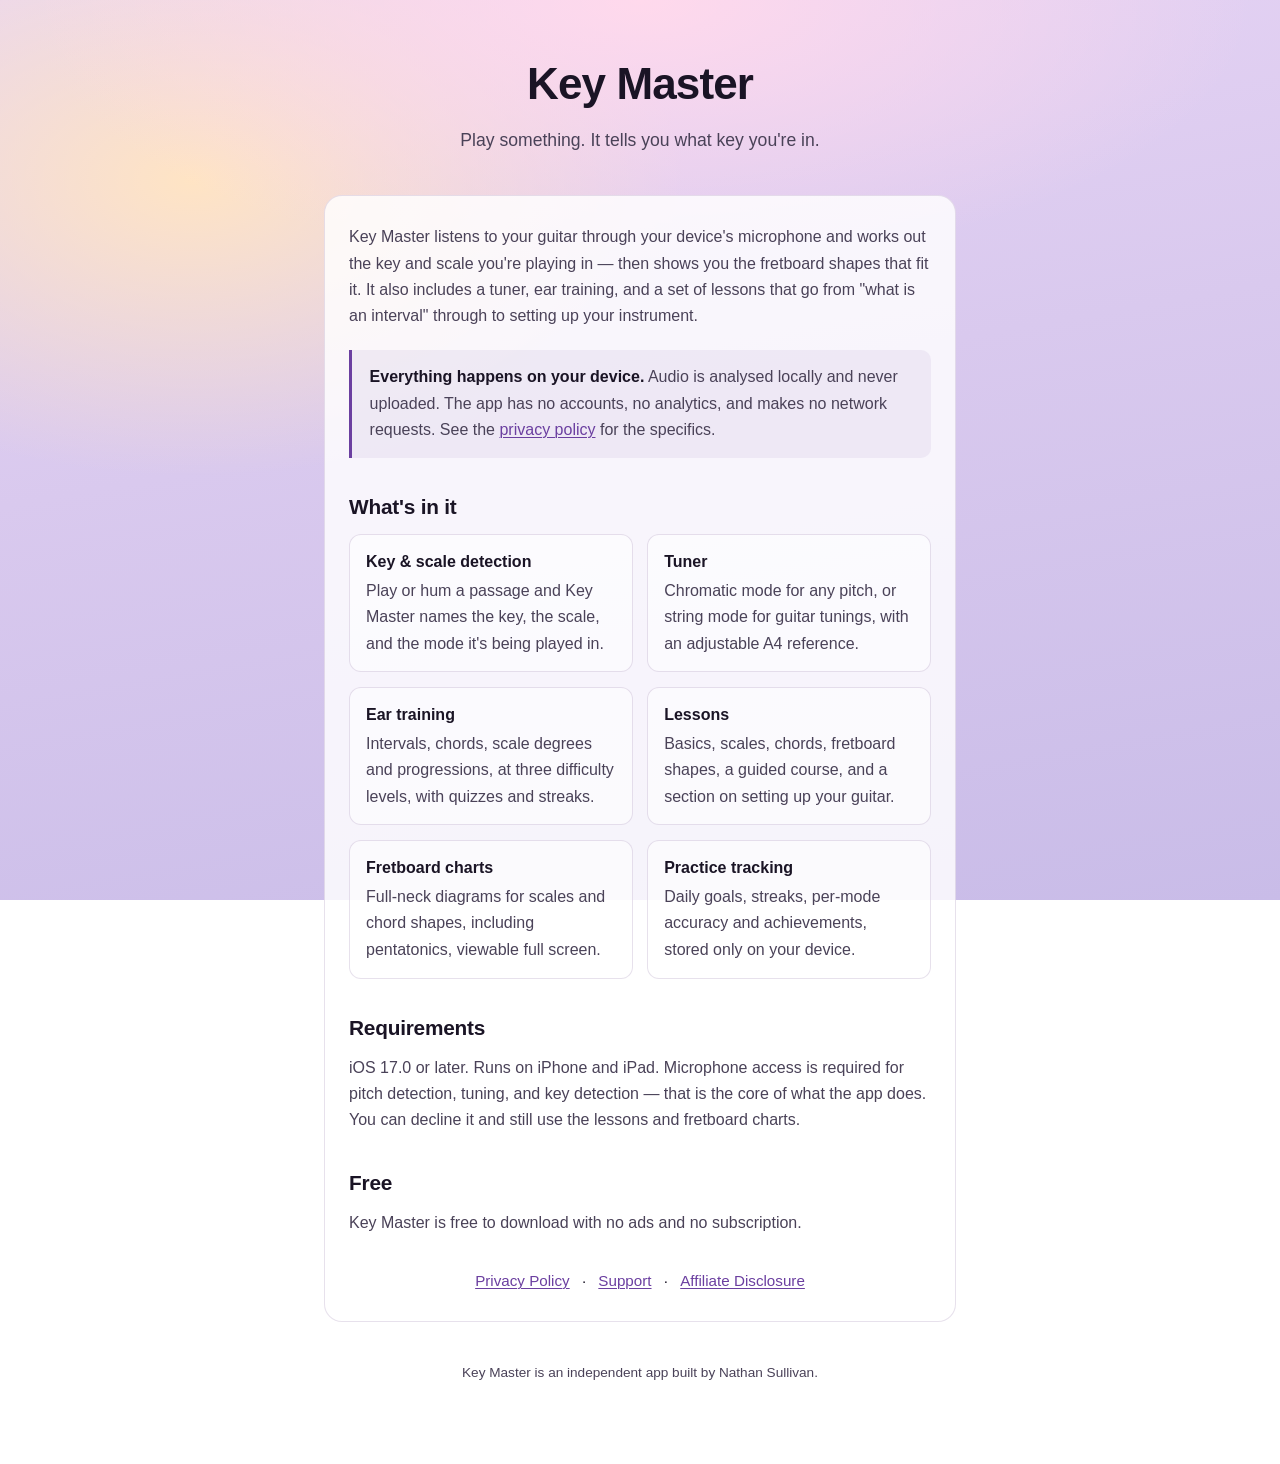
<file: index.html>
<!doctype html>
<html lang="en">
<head>
<meta charset="utf-8">
<meta name="viewport" content="width=device-width, initial-scale=1">
<title>Key Master — hear the key, learn the fretboard</title>
<meta name="description" content="Key Master listens to your guitar and names the key and scale you're playing in. Chromatic and string tuner, ear training, and fretboard lessons. All processing happens on your device.">
<link rel="stylesheet" href="style.css">
</head>
<body>
<div class="wrap">

<header class="hero">
  <h1>Key Master</h1>
  <p class="tagline">Play something. It tells you what key you're in.</p>
</header>

<main>

<p>Key Master listens to your guitar through your device's microphone and works out
the key and scale you're playing in — then shows you the fretboard shapes that fit
it. It also includes a tuner, ear training, and a set of lessons that go from
"what is an interval" through to setting up your instrument.</p>

<div class="callout">
  <p><strong>Everything happens on your device.</strong> Audio is analysed locally
  and never uploaded. The app has no accounts, no analytics, and makes no network
  requests. See the <a href="privacy.html">privacy policy</a> for the specifics.</p>
</div>

<h2>What's in it</h2>

<ul class="features">
  <li><b>Key &amp; scale detection</b>Play or hum a passage and Key Master names the key, the scale, and the mode it's being played in.</li>
  <li><b>Tuner</b>Chromatic mode for any pitch, or string mode for guitar tunings, with an adjustable A4 reference.</li>
  <li><b>Ear training</b>Intervals, chords, scale degrees and progressions, at three difficulty levels, with quizzes and streaks.</li>
  <li><b>Lessons</b>Basics, scales, chords, fretboard shapes, a guided course, and a section on setting up your guitar.</li>
  <li><b>Fretboard charts</b>Full-neck diagrams for scales and chord shapes, including pentatonics, viewable full screen.</li>
  <li><b>Practice tracking</b>Daily goals, streaks, per-mode accuracy and achievements, stored only on your device.</li>
</ul>

<h2>Requirements</h2>

<p>iOS 17.0 or later. Runs on iPhone and iPad. Microphone access is required for
pitch detection, tuning, and key detection — that is the core of what the app
does. You can decline it and still use the lessons and fretboard charts.</p>

<h2>Free</h2>

<p>Key Master is free to download with no ads and no subscription.</p>

<nav class="pagenav">
  <a href="privacy.html">Privacy Policy</a> ·
  <a href="support.html">Support</a> ·
  <a href="affiliate-disclosure.html">Affiliate Disclosure</a>
</nav>

</main>

<footer>
  <p>Key Master is an independent app built by Nathan Sullivan.</p>
</footer>

</div>
</body>
</html>
</file>
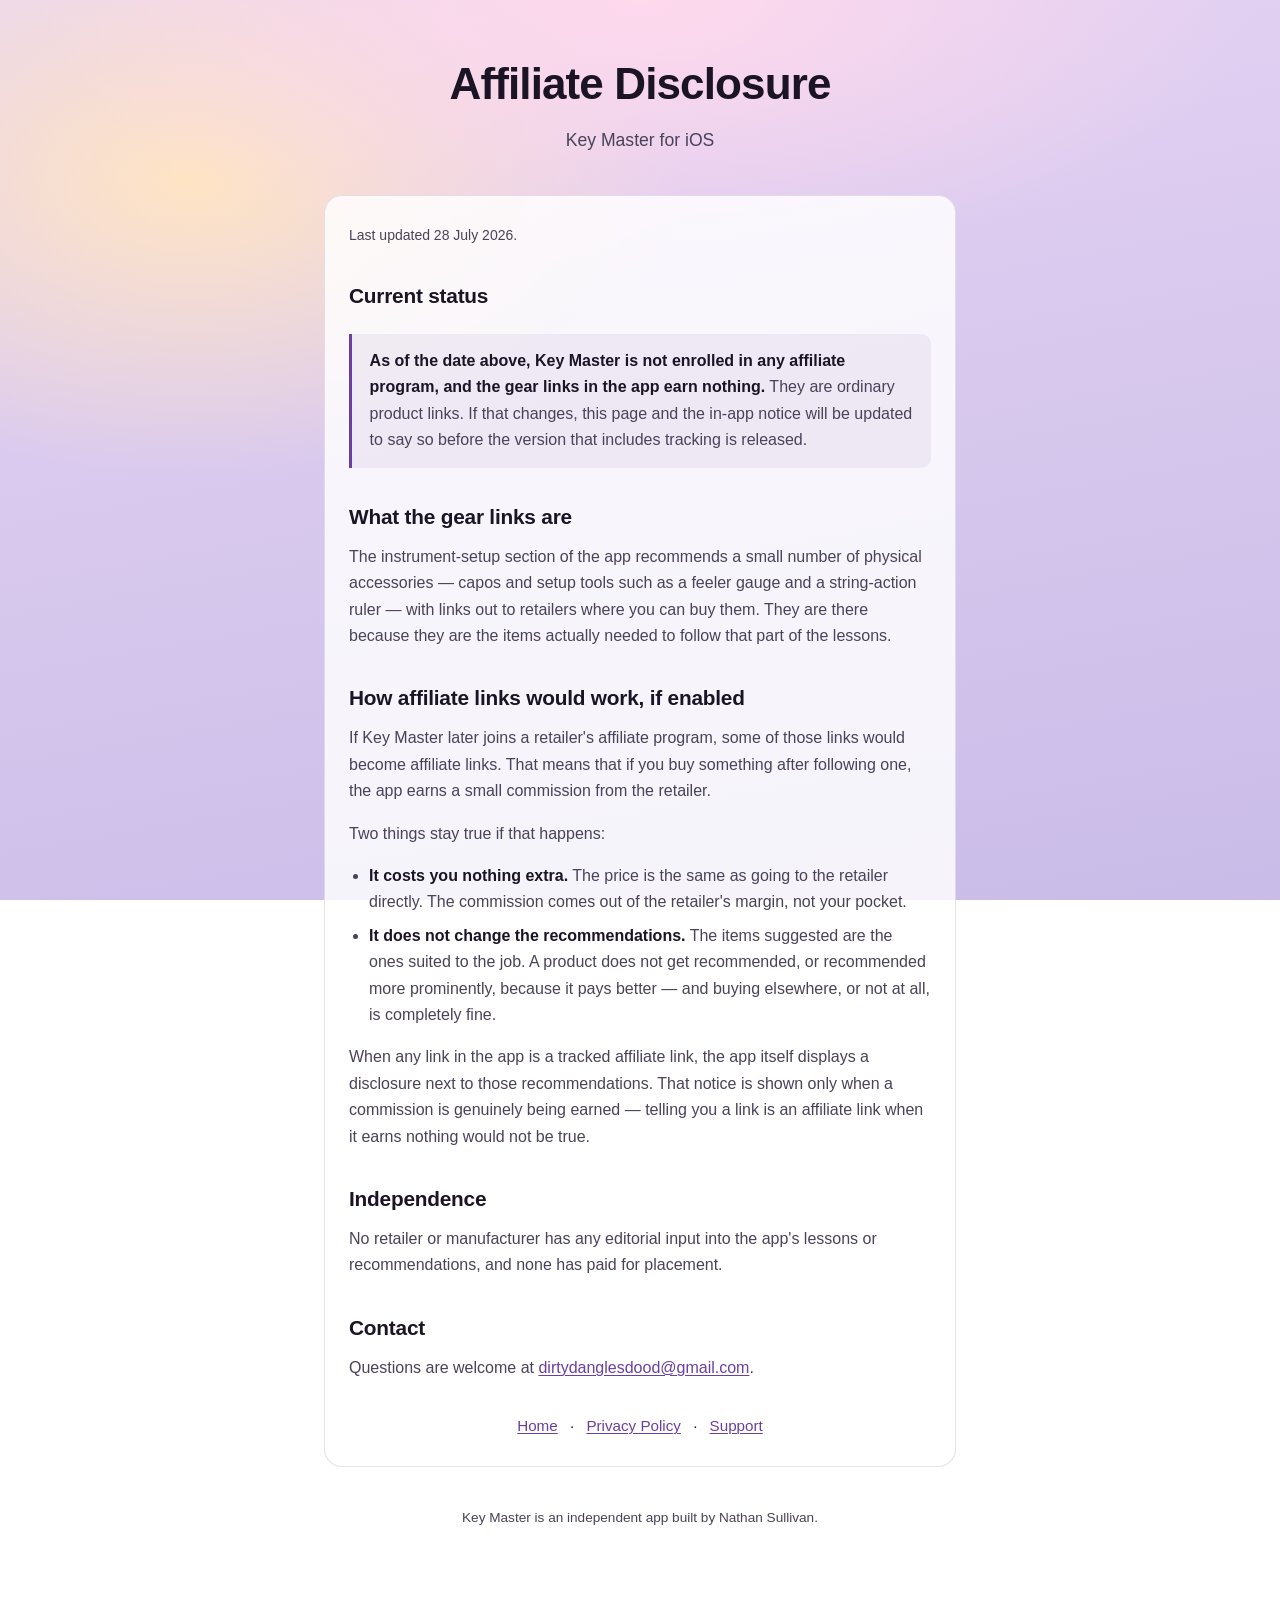
<file: affiliate-disclosure.html>
<!doctype html>
<html lang="en">
<head>
<meta charset="utf-8">
<meta name="viewport" content="width=device-width, initial-scale=1">
<title>Affiliate Disclosure — Key Master</title>
<meta name="description" content="How the gear recommendation links in Key Master work, and whether they earn a commission.">
<link rel="stylesheet" href="style.css">
</head>
<body>
<div class="wrap">

<header class="hero">
  <h1>Affiliate Disclosure</h1>
  <p class="tagline">Key Master for iOS</p>
</header>

<main>

<p class="meta">Last updated 28 July 2026.</p>

<h2>Current status</h2>

<div class="callout">
  <p><strong>As of the date above, Key Master is not enrolled in any affiliate
  program, and the gear links in the app earn nothing.</strong> They are ordinary
  product links. If that changes, this page and the in-app notice will be updated to
  say so before the version that includes tracking is released.</p>
</div>

<h2>What the gear links are</h2>

<p>The instrument-setup section of the app recommends a small number of physical
accessories — capos and setup tools such as a feeler gauge and a string-action ruler —
with links out to retailers where you can buy them. They are there because they are
the items actually needed to follow that part of the lessons.</p>

<h2>How affiliate links would work, if enabled</h2>

<p>If Key Master later joins a retailer's affiliate program, some of those links would
become affiliate links. That means that if you buy something after following one, the
app earns a small commission from the retailer.</p>

<p>Two things stay true if that happens:</p>

<ul>
  <li><strong>It costs you nothing extra.</strong> The price is the same as going to
  the retailer directly. The commission comes out of the retailer's margin, not your
  pocket.</li>
  <li><strong>It does not change the recommendations.</strong> The items suggested are
  the ones suited to the job. A product does not get recommended, or recommended more
  prominently, because it pays better — and buying elsewhere, or not at all, is
  completely fine.</li>
</ul>

<p>When any link in the app is a tracked affiliate link, the app itself displays a
disclosure next to those recommendations. That notice is shown only when a commission
is genuinely being earned — telling you a link is an affiliate link when it earns
nothing would not be true.</p>

<h2>Independence</h2>

<p>No retailer or manufacturer has any editorial input into the app's lessons or
recommendations, and none has paid for placement.</p>

<h2>Contact</h2>

<p>Questions are welcome at
<a href="mailto:dirtydanglesdood@gmail.com">dirtydanglesdood@gmail.com</a>.</p>

<nav class="pagenav">
  <a href="index.html">Home</a> ·
  <a href="privacy.html">Privacy Policy</a> ·
  <a href="support.html">Support</a>
</nav>

</main>

<footer>
  <p>Key Master is an independent app built by Nathan Sullivan.</p>
</footer>

</div>
</body>
</html>
</file>
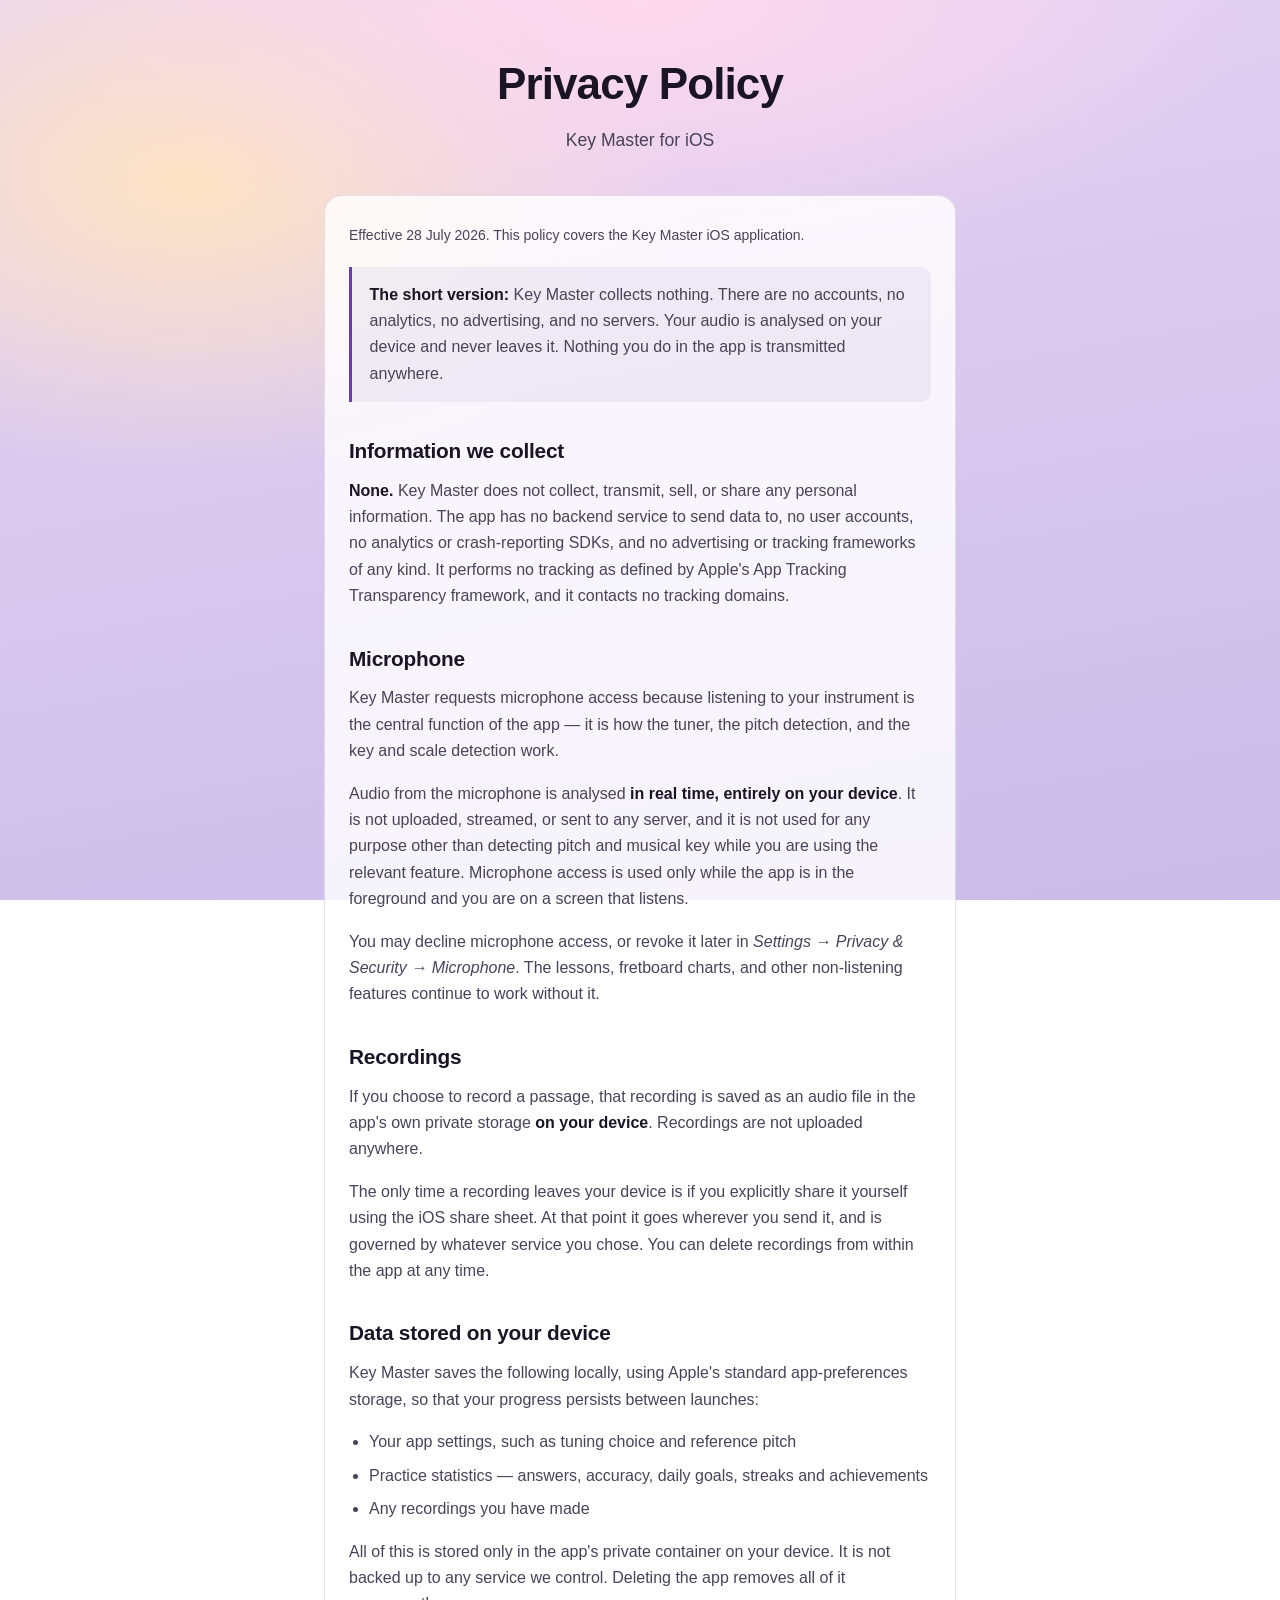
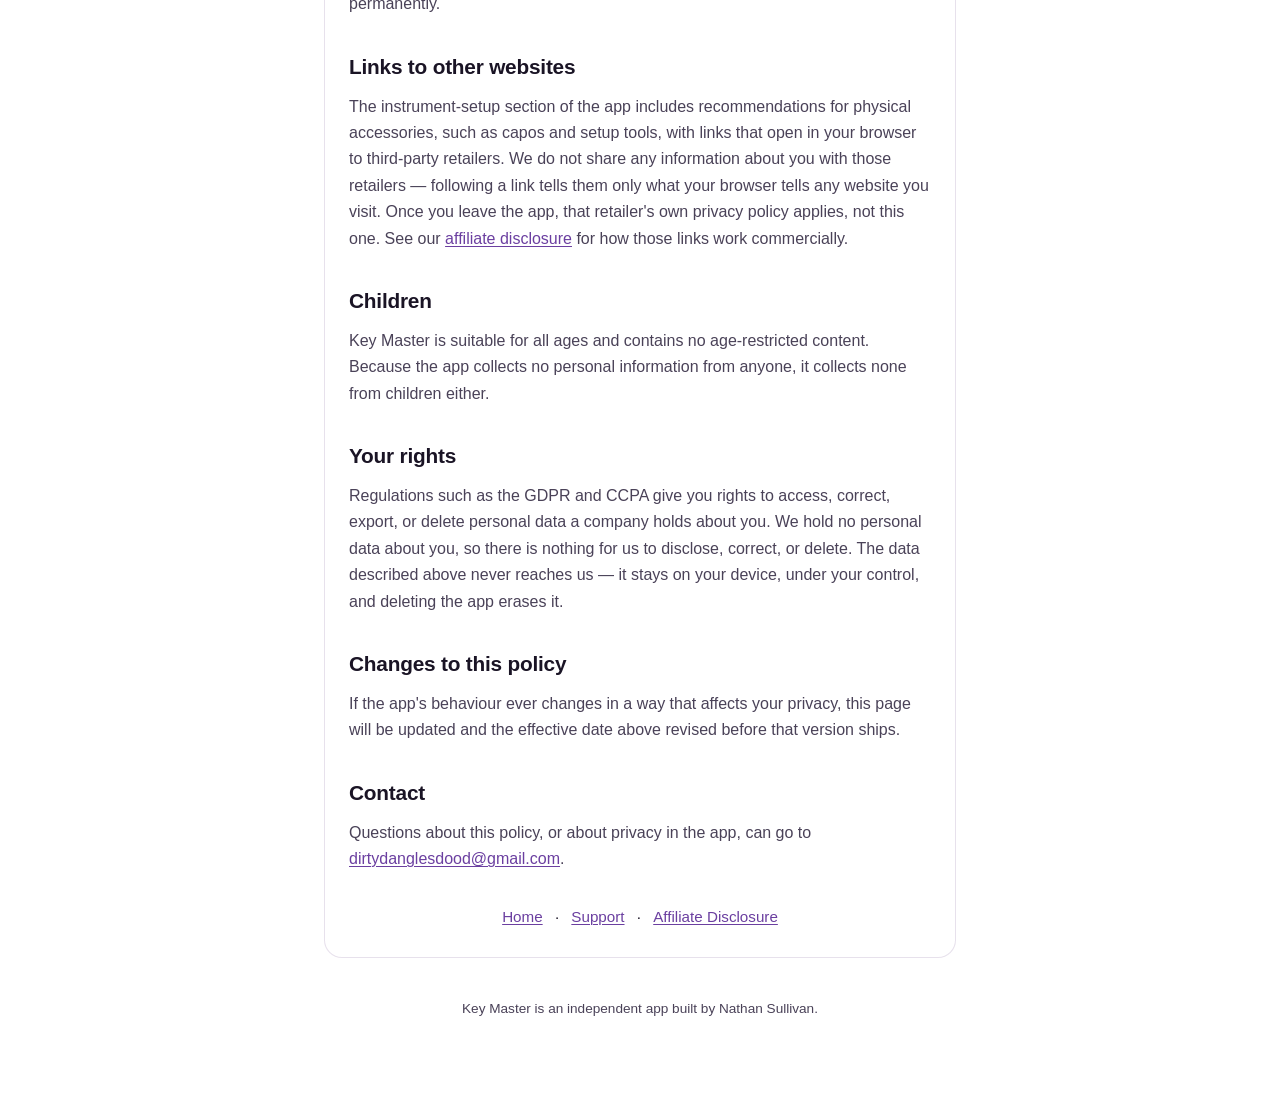
<file: privacy.html>
<!doctype html>
<html lang="en">
<head>
<meta charset="utf-8">
<meta name="viewport" content="width=device-width, initial-scale=1">
<title>Privacy Policy — Key Master</title>
<meta name="description" content="Key Master collects no personal data. Audio is processed entirely on your device and never uploaded.">
<link rel="stylesheet" href="style.css">
</head>
<body>
<div class="wrap">

<header class="hero">
  <h1>Privacy Policy</h1>
  <p class="tagline">Key Master for iOS</p>
</header>

<main>

<p class="meta">Effective 28 July 2026. This policy covers the Key Master iOS
application.</p>

<div class="callout">
  <p><strong>The short version:</strong> Key Master collects nothing. There are no
  accounts, no analytics, no advertising, and no servers. Your audio is analysed on
  your device and never leaves it. Nothing you do in the app is transmitted
  anywhere.</p>
</div>

<h2>Information we collect</h2>

<p><strong>None.</strong> Key Master does not collect, transmit, sell, or share any
personal information. The app has no backend service to send data to, no user
accounts, no analytics or crash-reporting SDKs, and no advertising or tracking
frameworks of any kind. It performs no tracking as defined by Apple's App Tracking
Transparency framework, and it contacts no tracking domains.</p>

<h2>Microphone</h2>

<p>Key Master requests microphone access because listening to your instrument is the
central function of the app — it is how the tuner, the pitch detection, and the key
and scale detection work.</p>

<p>Audio from the microphone is analysed <strong>in real time, entirely on your
device</strong>. It is not uploaded, streamed, or sent to any server, and it is not
used for any purpose other than detecting pitch and musical key while you are using
the relevant feature. Microphone access is used only while the app is in the
foreground and you are on a screen that listens.</p>

<p>You may decline microphone access, or revoke it later in
<em>Settings → Privacy &amp; Security → Microphone</em>. The lessons, fretboard
charts, and other non-listening features continue to work without it.</p>

<h2>Recordings</h2>

<p>If you choose to record a passage, that recording is saved as an audio file in the
app's own private storage <strong>on your device</strong>. Recordings are not
uploaded anywhere.</p>

<p>The only time a recording leaves your device is if you explicitly share it
yourself using the iOS share sheet. At that point it goes wherever you send it, and
is governed by whatever service you chose. You can delete recordings from within the
app at any time.</p>

<h2>Data stored on your device</h2>

<p>Key Master saves the following locally, using Apple's standard app-preferences
storage, so that your progress persists between launches:</p>

<ul>
  <li>Your app settings, such as tuning choice and reference pitch</li>
  <li>Practice statistics — answers, accuracy, daily goals, streaks and achievements</li>
  <li>Any recordings you have made</li>
</ul>

<p>All of this is stored only in the app's private container on your device. It is
not backed up to any service we control. Deleting the app removes all of it
permanently.</p>

<h2>Links to other websites</h2>

<p>The instrument-setup section of the app includes recommendations for physical
accessories, such as capos and setup tools, with links that open in your browser to
third-party retailers. We do not share any information about you with those
retailers — following a link tells them only what your browser tells any website you
visit. Once you leave the app, that retailer's own privacy policy applies, not this
one. See our <a href="affiliate-disclosure.html">affiliate disclosure</a> for how
those links work commercially.</p>

<h2>Children</h2>

<p>Key Master is suitable for all ages and contains no age-restricted content. Because
the app collects no personal information from anyone, it collects none from children
either.</p>

<h2>Your rights</h2>

<p>Regulations such as the GDPR and CCPA give you rights to access, correct, export,
or delete personal data a company holds about you. We hold no personal data about
you, so there is nothing for us to disclose, correct, or delete. The data described
above never reaches us — it stays on your device, under your control, and deleting
the app erases it.</p>

<h2>Changes to this policy</h2>

<p>If the app's behaviour ever changes in a way that affects your privacy, this page
will be updated and the effective date above revised before that version ships.</p>

<h2>Contact</h2>

<p>Questions about this policy, or about privacy in the app, can go to
<a href="mailto:dirtydanglesdood@gmail.com">dirtydanglesdood@gmail.com</a>.</p>

<nav class="pagenav">
  <a href="index.html">Home</a> ·
  <a href="support.html">Support</a> ·
  <a href="affiliate-disclosure.html">Affiliate Disclosure</a>
</nav>

</main>

<footer>
  <p>Key Master is an independent app built by Nathan Sullivan.</p>
</footer>

</div>
</body>
</html>
</file>
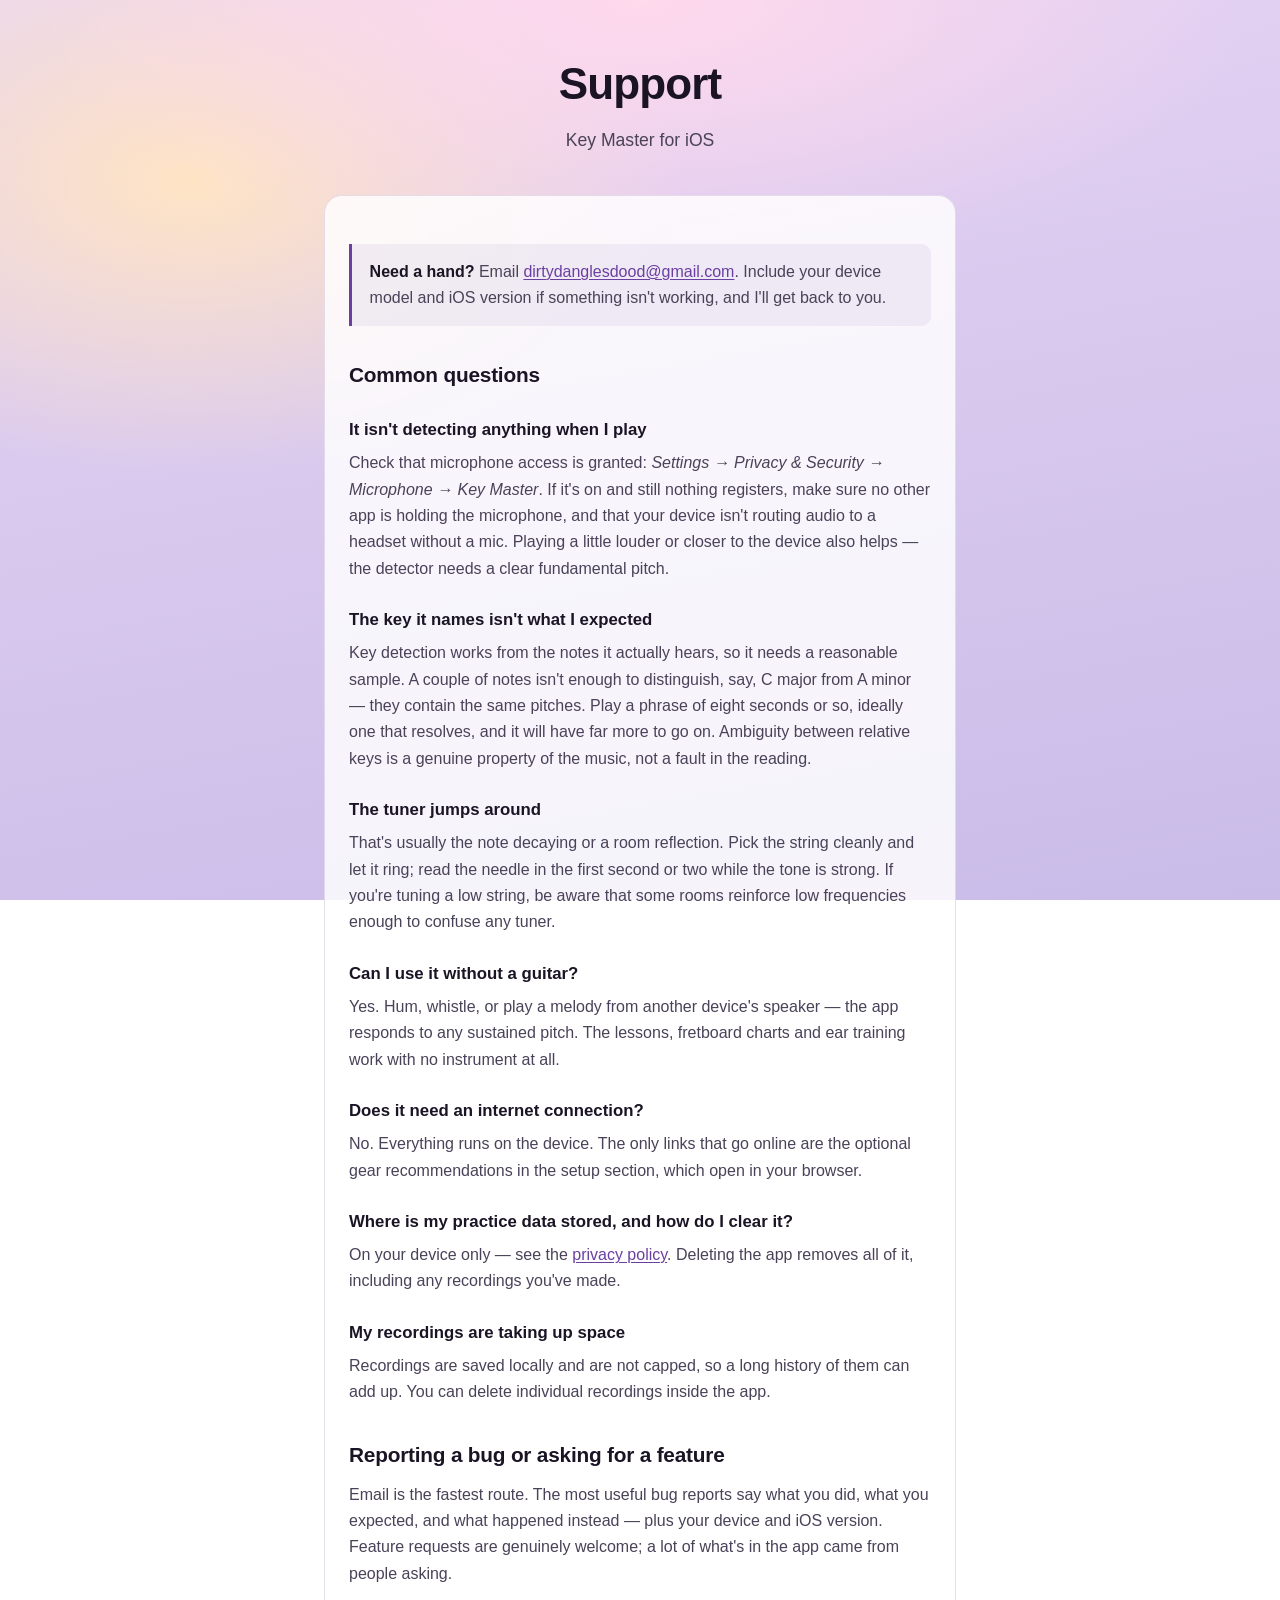
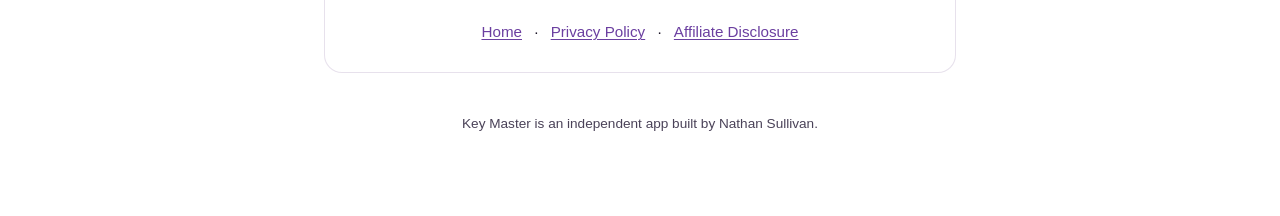
<file: support.html>
<!doctype html>
<html lang="en">
<head>
<meta charset="utf-8">
<meta name="viewport" content="width=device-width, initial-scale=1">
<title>Support — Key Master</title>
<meta name="description" content="Help, troubleshooting and contact for the Key Master iOS app.">
<link rel="stylesheet" href="style.css">
</head>
<body>
<div class="wrap">

<header class="hero">
  <h1>Support</h1>
  <p class="tagline">Key Master for iOS</p>
</header>

<main>

<div class="callout">
  <p><strong>Need a hand?</strong> Email
  <a href="mailto:dirtydanglesdood@gmail.com">dirtydanglesdood@gmail.com</a>.
  Include your device model and iOS version if something isn't working, and I'll get
  back to you.</p>
</div>

<h2>Common questions</h2>

<h3>It isn't detecting anything when I play</h3>
<p>Check that microphone access is granted: <em>Settings → Privacy &amp; Security →
Microphone → Key Master</em>. If it's on and still nothing registers, make sure no
other app is holding the microphone, and that your device isn't routing audio to a
headset without a mic. Playing a little louder or closer to the device also helps —
the detector needs a clear fundamental pitch.</p>

<h3>The key it names isn't what I expected</h3>
<p>Key detection works from the notes it actually hears, so it needs a reasonable
sample. A couple of notes isn't enough to distinguish, say, C major from A minor —
they contain the same pitches. Play a phrase of eight seconds or so, ideally one that
resolves, and it will have far more to go on. Ambiguity between relative keys is a
genuine property of the music, not a fault in the reading.</p>

<h3>The tuner jumps around</h3>
<p>That's usually the note decaying or a room reflection. Pick the string cleanly and
let it ring; read the needle in the first second or two while the tone is strong. If
you're tuning a low string, be aware that some rooms reinforce low frequencies enough
to confuse any tuner.</p>

<h3>Can I use it without a guitar?</h3>
<p>Yes. Hum, whistle, or play a melody from another device's speaker — the app
responds to any sustained pitch. The lessons, fretboard charts and ear training work
with no instrument at all.</p>

<h3>Does it need an internet connection?</h3>
<p>No. Everything runs on the device. The only links that go online are the optional
gear recommendations in the setup section, which open in your browser.</p>

<h3>Where is my practice data stored, and how do I clear it?</h3>
<p>On your device only — see the <a href="privacy.html">privacy policy</a>. Deleting
the app removes all of it, including any recordings you've made.</p>

<h3>My recordings are taking up space</h3>
<p>Recordings are saved locally and are not capped, so a long history of them can add
up. You can delete individual recordings inside the app.</p>

<h2>Reporting a bug or asking for a feature</h2>

<p>Email is the fastest route. The most useful bug reports say what you did, what you
expected, and what happened instead — plus your device and iOS version. Feature
requests are genuinely welcome; a lot of what's in the app came from people asking.</p>

<nav class="pagenav">
  <a href="index.html">Home</a> ·
  <a href="privacy.html">Privacy Policy</a> ·
  <a href="affiliate-disclosure.html">Affiliate Disclosure</a>
</nav>

</main>

<footer>
  <p>Key Master is an independent app built by Nathan Sullivan.</p>
</footer>

</div>
</body>
</html>
</file>
<file: style.css>
:root {
  --ink: #1a1425;
  --ink-soft: #4a4258;
  --card: rgba(255, 255, 255, 0.82);
  --edge: rgba(120, 90, 150, 0.18);
  --accent: #6b3fa0;
  --max: 42rem;
}

* { box-sizing: border-box; }

body {
  margin: 0;
  font: 16px/1.65 -apple-system, BlinkMacSystemFont, "Segoe UI", Helvetica, Arial, sans-serif;
  color: var(--ink);
  background:
    radial-gradient(ellipse 80% 50% at 50% 0%, #ffd9ec 0%, transparent 60%),
    radial-gradient(ellipse 70% 60% at 15% 20%, #ffe4c4 0%, transparent 55%),
    linear-gradient(170deg, #e8d5f5 0%, #d9c9ee 45%, #c9bce8 100%);
  background-attachment: fixed;
  min-height: 100vh;
  -webkit-text-size-adjust: 100%;
}

.wrap {
  max-width: var(--max);
  margin: 0 auto;
  padding: 3rem 1.25rem 4rem;
}

header.hero { text-align: center; margin-bottom: 2.5rem; }

h1 {
  font-size: clamp(2rem, 7vw, 2.75rem);
  letter-spacing: -0.02em;
  margin: 0 0 0.35rem;
}

.tagline { font-size: 1.1rem; color: var(--ink-soft); margin: 0; }

main { background: var(--card); border: 1px solid var(--edge); border-radius: 18px; padding: 1.75rem 1.5rem; }

h2 { font-size: 1.3rem; margin: 2rem 0 0.6rem; letter-spacing: -0.01em; }
h2:first-child { margin-top: 0; }
h3 { font-size: 1.05rem; margin: 1.5rem 0 0.4rem; }

p, li { color: var(--ink-soft); }
p { margin: 0 0 1rem; }
ul { padding-left: 1.25rem; }
li { margin-bottom: 0.45rem; }

strong { color: var(--ink); font-weight: 600; }

a { color: var(--accent); text-decoration-thickness: 1px; text-underline-offset: 2px; }
a:hover { text-decoration-thickness: 2px; }

.features { display: grid; gap: 0.9rem; grid-template-columns: repeat(auto-fit, minmax(15rem, 1fr)); list-style: none; padding: 0; margin: 0; }
.features li { background: rgba(255, 255, 255, 0.55); border: 1px solid var(--edge); border-radius: 12px; padding: 0.9rem 1rem; margin: 0; }
.features b { display: block; color: var(--ink); margin-bottom: 0.15rem; }

.callout { background: rgba(107, 63, 160, 0.07); border-left: 3px solid var(--accent); border-radius: 0 10px 10px 0; padding: 0.9rem 1.1rem; margin: 1.25rem 0; }
.callout p:last-child { margin-bottom: 0; }

.meta { font-size: 0.875rem; color: var(--ink-soft); }

nav.pagenav { text-align: center; margin-top: 2rem; font-size: 0.95rem; }
nav.pagenav a { margin: 0 0.5rem; white-space: nowrap; }

footer { text-align: center; margin-top: 2.5rem; font-size: 0.85rem; color: var(--ink-soft); }

@media (prefers-color-scheme: dark) {
  :root {
    --ink: #f4f0fa;
    --ink-soft: #c3b9d4;
    --card: rgba(32, 24, 46, 0.78);
    --edge: rgba(180, 150, 220, 0.22);
    --accent: #d9b3ff;
  }
  body {
    background:
      radial-gradient(ellipse 80% 50% at 50% 0%, #4a2340 0%, transparent 60%),
      radial-gradient(ellipse 70% 60% at 15% 20%, #3d2b4a 0%, transparent 55%),
      linear-gradient(170deg, #1d1630 0%, #191428 45%, #140f20 100%);
  }
  .features li { background: rgba(255, 255, 255, 0.05); }
  .callout { background: rgba(217, 179, 255, 0.09); }
}
</file>
